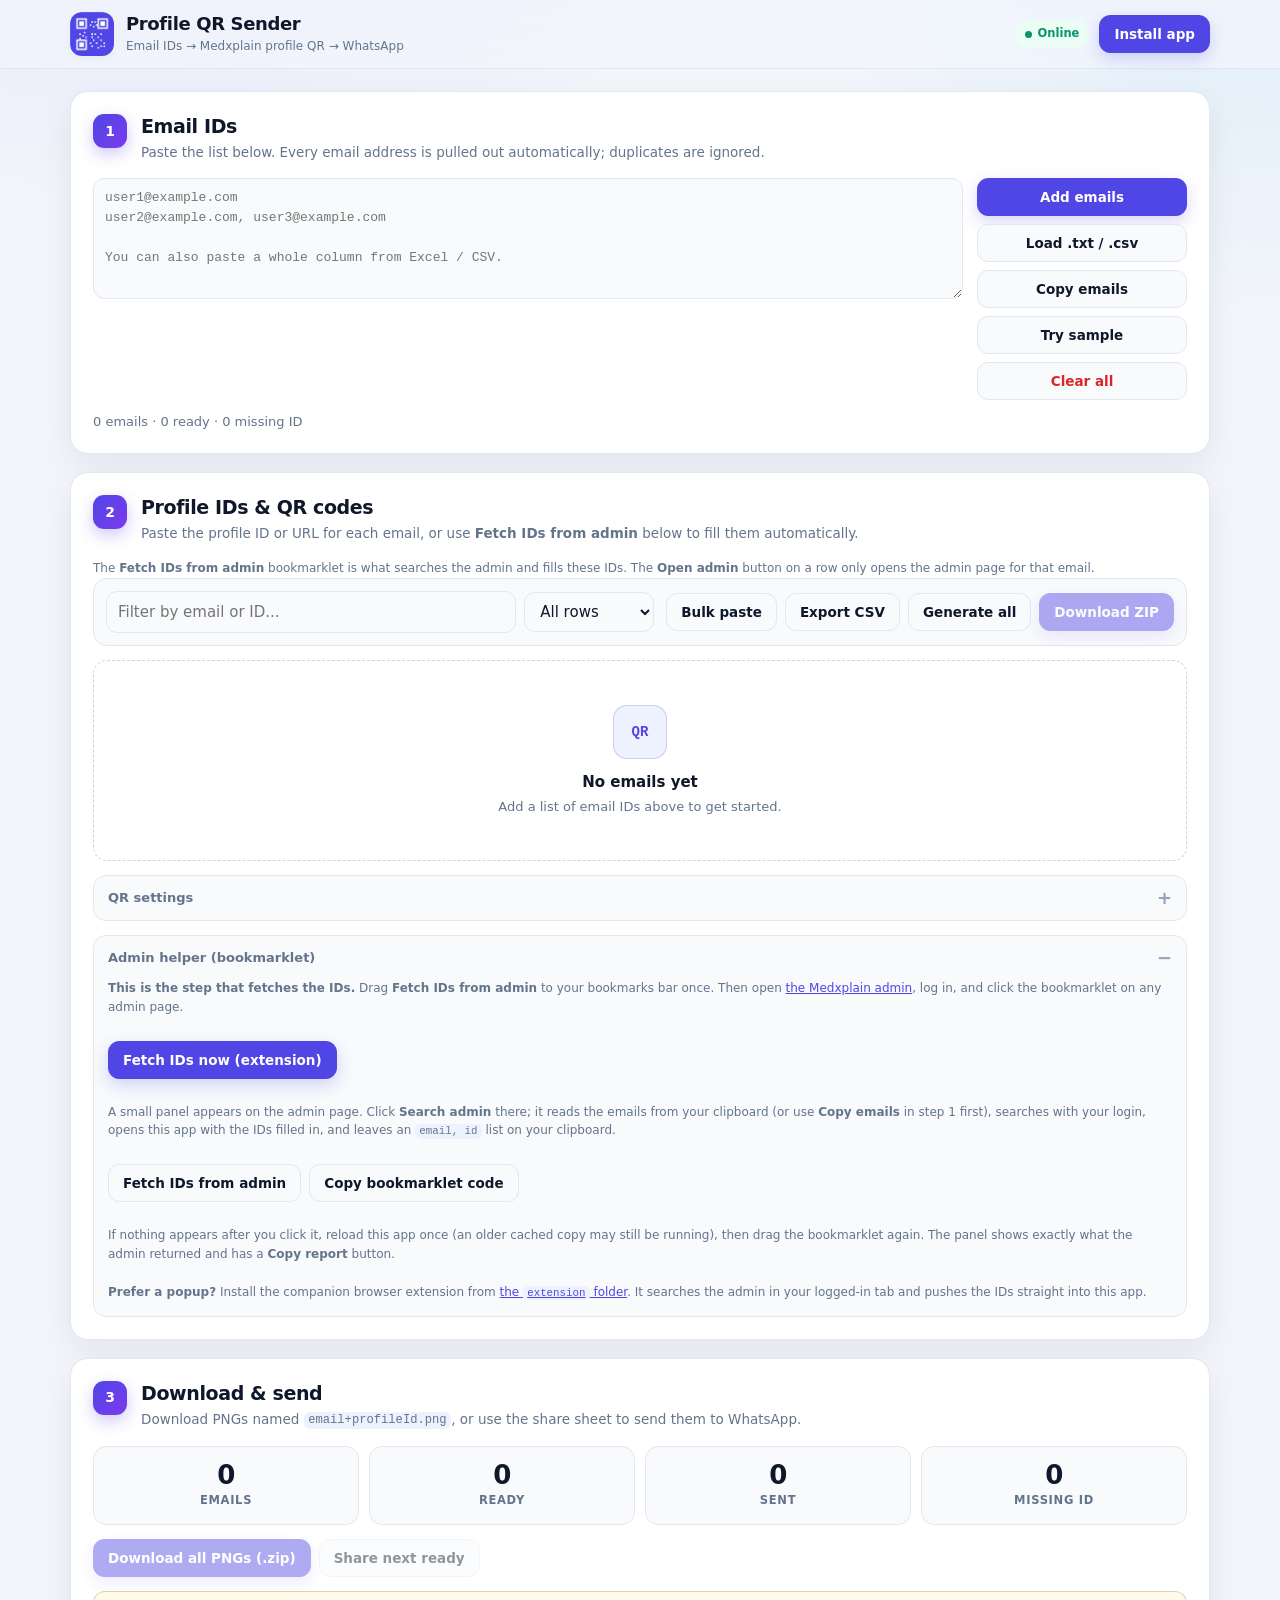
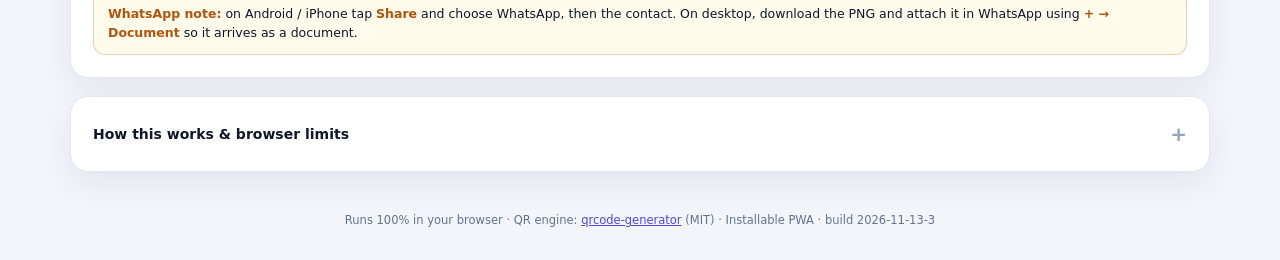
<file: index.html>
<!DOCTYPE html>
<html lang="en">
<head>
<meta charset="UTF-8">
<meta name="viewport" content="width=device-width, initial-scale=1, viewport-fit=cover">
<title>Profile QR Sender</title>
<meta name="application-name" content="Profile QR Sender">
<meta name="description" content="Turn a list of email IDs into Medxplain profile QR codes named email+profileId, ready to download or share on WhatsApp.">
<meta name="theme-color" content="#4f46e5">
<meta name="color-scheme" content="light dark">
<link rel="manifest" href="manifest.webmanifest">
<link rel="icon" href="icons/favicon-32.png" sizes="32x32" type="image/png">
<link rel="apple-touch-icon" href="icons/apple-touch-icon.png">
<link rel="stylesheet" href="css/app.css">
</head>
<body>
<header class="topbar">
  <div class="wrap topbar-inner">
    <div class="brand">
      <img class="logo" src="icons/icon-192.png" alt="" width="44" height="44">
      <div class="brand-text">
        <h1>Profile QR Sender</h1>
        <p>Email IDs &rarr; Medxplain profile QR &rarr; WhatsApp</p>
      </div>
    </div>
    <div class="top-actions">
      <span id="netBadge" class="badge badge-ok" title="Network status">Online</span>
      <button id="installBtn" class="btn btn-primary" type="button" hidden>Install app</button>
    </div>
  </div>
</header>

<main class="wrap">
  <!-- ============================================================ 1 -->
  <section class="card" aria-labelledby="step1Title">
    <div class="step-head">
      <div class="step-num" aria-hidden="true">1</div>
      <div>
        <h2 id="step1Title">Email IDs</h2>
        <p>Paste the list below. Every email address is pulled out automatically; duplicates are ignored.</p>
      </div>
    </div>

    <div class="email-grid">
      <textarea id="emailInput" rows="5" spellcheck="false"
        placeholder="user1@example.com&#10;user2@example.com, user3@example.com&#10;&#10;You can also paste a whole column from Excel / CSV."></textarea>
      <div class="email-actions">
        <button id="addEmailsBtn" class="btn btn-primary" type="button">Add emails</button>
        <label class="btn btn-ghost file-btn">
          <input id="emailFile" type="file" accept=".txt,.csv,.tsv,text/plain,text/csv,text/tab-separated-values" hidden>
          Load .txt / .csv
        </label>
        <button id="copyEmailsBtn" class="btn btn-ghost" type="button">Copy emails</button>
        <button id="sampleBtn" class="btn btn-ghost" type="button">Try sample</button>
        <button id="clearEmailsBtn" class="btn btn-ghost btn-danger-ghost" type="button">Clear all</button>
      </div>
    </div>

    <p id="emailStats" class="stats" aria-live="polite">0 emails</p>
  </section>

  <!-- ============================================================ 2 -->
  <section class="card" aria-labelledby="step2Title">
    <div class="step-head">
      <div class="step-num" aria-hidden="true">2</div>
      <div>
        <h2 id="step2Title">Profile IDs &amp; QR codes</h2>
        <p>Paste the profile ID or URL for each email, or use <strong>Fetch IDs from admin</strong> below to fill them automatically.</p>
      </div>
    </div>

    <p class="hint">
      The <strong>Fetch IDs from admin</strong> bookmarklet is what searches the admin and fills these IDs.
      The <strong>Open admin</strong> button on a row only opens the admin page for that email.
    </p>

    <div class="toolbar">
      <div class="toolbar-left">
        <input id="filterInput" type="search" placeholder="Filter by email or ID..." autocomplete="off">
        <select id="statusFilter" aria-label="Filter by status">
          <option value="all">All rows</option>
          <option value="ready">Ready</option>
          <option value="missing">Missing ID</option>
          <option value="sent">Sent</option>
        </select>
      </div>
      <div class="toolbar-right">
        <button id="pasteBtn" class="btn btn-ghost" type="button">Bulk paste</button>
        <button id="exportCsvBtn" class="btn btn-ghost" type="button">Export CSV</button>
        <button id="generateAllBtn" class="btn btn-ghost" type="button">Generate all</button>
        <button id="downloadZipBtn" class="btn btn-primary" type="button" disabled>Download ZIP</button>
      </div>
    </div>

    <div id="profileList" class="profile-list" aria-live="polite"></div>
    <div id="emptyState" class="empty-state">
      <div class="empty-icon" aria-hidden="true">QR</div>
      <h3>No emails yet</h3>
      <p>Add a list of email IDs above to get started.</p>
    </div>

    <details class="settings">
      <summary>QR settings</summary>
      <div class="settings-grid">
        <label class="field">
          <span>Profile URL base</span>
          <input id="baseUrl" type="url" value="https://medxplain.eremedium.in/medxplain/" spellcheck="false">
        </label>
        <label class="field">
          <span>PNG size</span>
          <select id="qrSize">
            <option value="256">256 &times; 256</option>
            <option value="500" selected>500 &times; 500</option>
            <option value="512">512 &times; 512</option>
            <option value="1024">1024 &times; 1024</option>
            <option value="2048">2048 &times; 2048</option>
          </select>
        </label>
        <label class="field">
          <span>Error correction</span>
          <select id="qrEcl">
            <option value="L">Low (7%)</option>
            <option value="M">Medium (15%)</option>
            <option value="Q" selected>Quartile (25%)</option>
            <option value="H">High (30%)</option>
          </select>
        </label>
        <label class="field">
          <span>Quiet zone <output id="qrMarginOut">2</output></span>
          <input id="qrMargin" type="range" min="0" max="8" step="1" value="2">
        </label>
      </div>
      <p class="hint">Defaults match <a href="https://rsharmaeremedium.github.io/QR-EREMEDIUM/" target="_blank" rel="noopener">QR-EREMEDIUM</a>:
        PNG 500 &times; 500, Quartile (25%), quiet zone 2, square modules, black on white.
        File name pattern: <code>{email}+{profileId}.png</code> &middot; the QR encodes the profile URL.</p>
    </details>

    <details class="settings" open>
      <summary>Admin helper (bookmarklet)</summary>
      <p class="hint">
        <strong>This is the step that fetches the IDs.</strong> Drag <strong>Fetch IDs from admin</strong> to your
        bookmarks bar once. Then open <a href="https://medxplain.eremedium.in/admin/" target="_blank" rel="noopener">the Medxplain admin</a>,
        log in, and click the bookmarklet on any admin page.
      </p>
      <div class="bookmarklet-row">
        <button id="extensionFetchBtn" class="btn btn-primary" type="button" hidden>Fetch IDs now (extension)</button>
        <span id="extensionStatus" class="hint" hidden></span>
      </div>
      <p class="hint">
        A small panel appears on the admin page. Click <strong>Search admin</strong> there; it reads the emails from
        your clipboard (or use <strong>Copy emails</strong> in step 1 first), searches with your login, opens this app
        with the IDs filled in, and leaves an <code>email, id</code> list on your clipboard.
      </p>
      <div class="bookmarklet-row">
        <a id="bookmarkletLink" class="btn btn-ghost" href="#" draggable="true">Fetch IDs from admin</a>
        <button id="copyBookmarkletBtn" class="btn btn-ghost" type="button">Copy bookmarklet code</button>
      </div>
      <p class="hint">
        If nothing appears after you click it, reload this app once (an older cached copy may still be running), then
        drag the bookmarklet again. The panel shows exactly what the admin returned and has a <strong>Copy report</strong> button.
      </p>
      <p class="hint">
        <strong>Prefer a popup?</strong> Install the companion browser extension from
        <a href="https://github.com/rsharmaeremedium/profile-qr-sender/tree/main/extension" target="_blank" rel="noopener">the <code>extension</code> folder</a>.
        It searches the admin in your logged-in tab and pushes the IDs straight into this app.
      </p>
    </details>
  </section>

  <!-- ============================================================ 3 -->
  <section class="card" aria-labelledby="step3Title">
    <div class="step-head">
      <div class="step-num" aria-hidden="true">3</div>
      <div>
        <h2 id="step3Title">Download &amp; send</h2>
        <p>Download PNGs named <code>email+profileId.png</code>, or use the share sheet to send them to WhatsApp.</p>
      </div>
    </div>

    <div class="send-grid">
      <div class="send-stat"><strong id="statTotal">0</strong><span>emails</span></div>
      <div class="send-stat"><strong id="statReady">0</strong><span>ready</span></div>
      <div class="send-stat"><strong id="statSent">0</strong><span>sent</span></div>
      <div class="send-stat"><strong id="statMissing">0</strong><span>missing ID</span></div>
    </div>

    <div class="send-actions">
      <button id="downloadZipBtn2" class="btn btn-primary" type="button" disabled>Download all PNGs (.zip)</button>
      <button id="shareNextBtn" class="btn btn-ghost" type="button" disabled>Share next ready</button>
    </div>

    <div class="notice">
      <strong>WhatsApp note:</strong> on Android / iPhone tap <strong>Share</strong> and choose WhatsApp, then the contact.
      On desktop, download the PNG and attach it in WhatsApp using <strong>+ &rarr; Document</strong> so it arrives as a document.
    </div>
  </section>

  <!-- ============================================================ help -->
  <details class="card help-card">
    <summary>How this works &amp; browser limits</summary>
    <ol>
      <li>Add the email IDs in step 1. The app extracts every valid address and removes duplicates.</li>
      <li>Log in to the Medxplain admin, click <strong>Copy emails</strong> in step 1, then run
        <strong>Fetch IDs from admin</strong> on any admin page. The app opens with every profile ID filled in.
        (The companion browser extension does the same from a popup.)</li>
      <li>If an ID is missing, paste the profile URL or the bare numeric ID into that row.
        The app converts it to <code>https://medxplain.eremedium.in/medxplain/&lt;id&gt;/</code>.</li>
      <li>Click <strong>Open</strong> to confirm the profile URL loads, then download the PNG or tap <strong>Share</strong>.</li>
    </ol>
    <p class="hint">
      <strong>Why the extra click?</strong> The admin is login-protected and on a different origin. A browser PWA is not allowed to read
      that page's HTML by itself, so the lookup runs in the admin tab (bookmarklet or extension) using your login, then hands the
      IDs to this app. Everything after that &mdash; URL building, QR generation, file naming, ZIP export and sharing &mdash; runs
      locally. No data is uploaded anywhere.
    </p>
  </details>
</main>

<footer class="footer wrap">
  <p>Runs 100% in your browser &middot; QR engine: <a href="https://github.com/kazuhikoarase/qrcode-generator" target="_blank" rel="noopener">qrcode-generator</a> (MIT) &middot; Installable PWA &middot; <span id="buildTag">build</span></p>
</footer>

<!-- ============================================================== bulk paste -->
<dialog id="pasteDialog" class="dialog">
  <form method="dialog" class="dialog-inner" id="pasteForm">
    <div class="dialog-head">
      <h2>Bulk paste</h2>
      <button class="icon-btn" value="cancel" aria-label="Close" type="submit">&times;</button>
    </div>

    <div class="tabs" role="tablist" aria-label="Bulk paste mode">
      <button type="button" class="tab active" data-mode="pairs" role="tab" aria-selected="true">Email + ID / URL</button>
      <button type="button" class="tab" data-mode="ordered" role="tab" aria-selected="false">IDs / URLs in order</button>
    </div>

    <div id="pairsPane">
      <p class="hint">One per line: <code>email, profile id or URL</code>. Comma, tab, semicolon or pipe all work.
        Unknown emails are added automatically.</p>
      <textarea id="pairsInput" rows="10" spellcheck="false"
        placeholder="user1@example.com, 12345&#10;user2@example.com, https://medxplain.eremedium.in/medxplain/67890/&#10;user3@example.com+24680"></textarea>
    </div>

    <div id="orderedPane" hidden>
      <p class="hint">One ID or URL per line. Values are applied to the rows currently visible below, in order.</p>
      <label class="check"><input id="onlyEmpty" type="checkbox" checked> Only fill rows without an ID</label>
      <textarea id="orderedInput" rows="10" spellcheck="false"
        placeholder="12345&#10;https://medxplain.eremedium.in/medxplain/67890/&#10;24680"></textarea>
    </div>

    <p id="pasteError" class="form-error" role="alert" hidden></p>

    <div class="dialog-actions">
      <button class="btn btn-ghost" value="cancel" type="submit">Cancel</button>
      <button id="applyPasteBtn" class="btn btn-primary" type="button">Apply</button>
    </div>
  </form>
</dialog>

<!-- ============================================================== share fallback -->
<dialog id="shareDialog" class="dialog">
  <div class="dialog-inner">
    <div class="dialog-head">
      <h2>Share QR</h2>
      <button class="icon-btn" id="shareCloseBtn" type="button" aria-label="Close">&times;</button>
    </div>
    <div class="share-preview">
      <canvas id="shareCanvas" width="220" height="220" aria-label="QR code preview"></canvas>
    </div>
    <p id="shareText" class="share-text"></p>
    <div class="dialog-actions wrap-actions">
      <button id="shareNativeBtn" class="btn btn-primary" type="button">Share file...</button>
      <button id="shareDownloadBtn" class="btn btn-ghost" type="button">Download PNG</button>
      <button id="shareWhatsappBtn" class="btn btn-ghost" type="button">Open WhatsApp</button>
      <a id="shareWaLink" class="btn btn-ghost" href="#" target="_blank" rel="noopener">Send link instead</a>
    </div>
    <p class="hint">If WhatsApp opens without the file, attach the downloaded PNG using <strong>+ &rarr; Document</strong>.</p>
  </div>
</dialog>

<div id="toast" class="toast" role="status" aria-live="polite"></div>

<script src="vendor/qrcode.js"></script>
<script src="js/zip.js"></script>
<script src="js/app.js"></script>
</body>
</html>
</file>
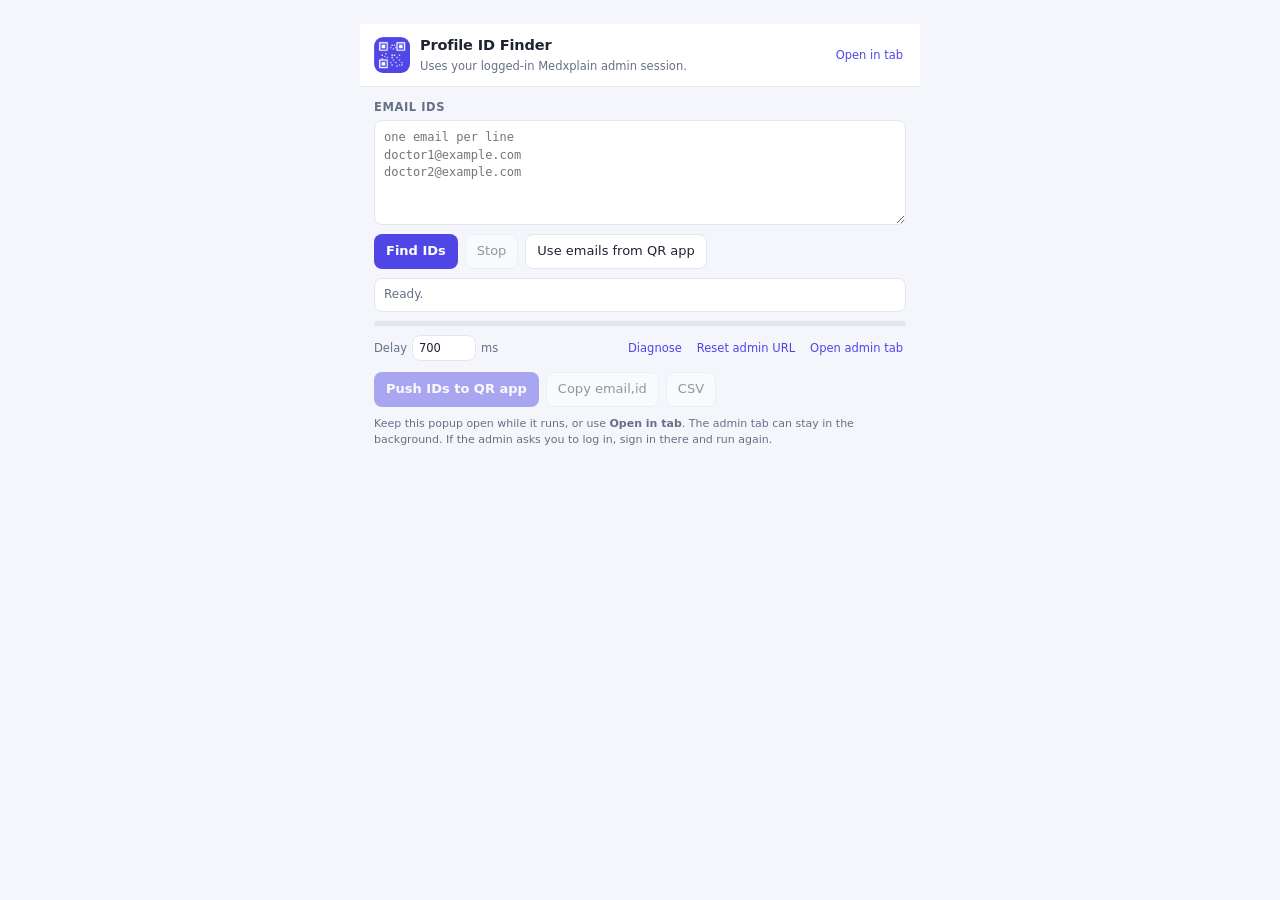
<file: extension/popup.html>
<!DOCTYPE html>
<html lang="en">
<head>
<meta charset="utf-8">
<meta name="viewport" content="width=device-width, initial-scale=1">
<title>Medxplain Profile ID Finder</title>
<link rel="stylesheet" href="popup.css">
</head>
<body>
<header>
  <img src="icons/icon-192.png" alt="">
  <div class="titles">
    <h1>Profile ID Finder</h1>
    <p>Uses your logged-in Medxplain admin session.</p>
  </div>
  <button id="openTabBtn" class="link" type="button" title="Open in a full tab">Open in tab</button>
</header>

<main>
  <label class="field">
    <span>Email IDs</span>
    <textarea id="emails" rows="5" spellcheck="false"
      placeholder="one email per line&#10;doctor1@example.com&#10;doctor2@example.com"></textarea>
  </label>

  <div class="row">
    <button id="findBtn" class="primary" type="button">Find IDs</button>
    <button id="stopBtn" class="ghost" type="button" disabled>Stop</button>
    <button id="useAppBtn" class="ghost" type="button">Use emails from QR app</button>
  </div>

  <div id="status" class="status info">Ready.</div>
  <div class="progress"><div id="bar"></div></div>

  <div class="row small">
    <label class="delay">Delay
      <input id="delay" type="number" min="200" max="5000" step="100" value="700"> ms
    </label>
    <span class="small-actions">
      <button id="diagnoseBtn" class="link" type="button">Diagnose</button>
      <button id="resetAdminBtn" class="link" type="button">Reset admin URL</button>
      <button id="openAdminBtn" class="link" type="button">Open admin tab</button>
    </span>
  </div>

  <pre id="diagnostics" class="diagnostics" hidden></pre>

  <section id="resultsWrap" hidden>
    <div class="results-head">
      <h2>Results <span id="count"></span></h2>
      <button id="clearResultsBtn" class="link" type="button">Clear</button>
    </div>
    <div id="results" class="results"></div>
  </section>

  <div class="row actions">
    <button id="pushBtn" class="primary" type="button" disabled>Push IDs to QR app</button>
    <button id="copyBtn" class="ghost" type="button" disabled>Copy email,id</button>
    <button id="csvBtn" class="ghost" type="button" disabled>CSV</button>
  </div>

  <p class="note">
    Keep this popup open while it runs, or use <strong>Open in tab</strong>.
    The admin tab can stay in the background. If the admin asks you to log in,
    sign in there and run again.
  </p>
</main>

<script src="popup.js"></script>
</body>
</html>
</file>
<file: css/app.css>
/* ============================================================ tokens */
:root {
  color-scheme: light dark;
  --bg: #f3f5fb;
  --bg-glow: rgba(99, 102, 241, .12);
  --panel: #ffffff;
  --panel-2: #f8fafc;
  --panel-3: #eef2ff;
  --text: #0f172a;
  --muted: #64748b;
  --faint: #94a3b8;
  --border: #e2e8f0;
  --border-strong: #cbd5e1;
  --accent: #4f46e5;
  --accent-hover: #4338ca;
  --accent-soft: #eef2ff;
  --ok: #059669;
  --ok-soft: #ecfdf5;
  --warn: #b45309;
  --warn-soft: #fffbeb;
  --danger: #dc2626;
  --danger-soft: #fef2f2;
  --shadow: 0 12px 34px rgba(15, 23, 42, .07);
  --shadow-sm: 0 2px 8px rgba(15, 23, 42, .05);
  --radius: 18px;
  --radius-sm: 11px;
  --focus: 0 0 0 3px rgba(79, 70, 229, .28);
  --mono: ui-monospace, SFMono-Regular, Menlo, Consolas, "Liberation Mono", monospace;
}

@media (prefers-color-scheme: dark) {
  :root {
    --bg: #080d19;
    --bg-glow: rgba(99, 102, 241, .18);
    --panel: #111a2e;
    --panel-2: #0d1526;
    --panel-3: #17213a;
    --text: #e5edf8;
    --muted: #94a3b8;
    --faint: #64748b;
    --border: #1e2b45;
    --border-strong: #334155;
    --accent: #6366f1;
    --accent-hover: #818cf8;
    --accent-soft: #1b2450;
    --ok: #34d399;
    --ok-soft: #052e24;
    --warn: #fbbf24;
    --warn-soft: #33260a;
    --danger: #f87171;
    --danger-soft: #3b1116;
    --shadow: 0 14px 40px rgba(0, 0, 0, .42);
    --shadow-sm: 0 2px 10px rgba(0, 0, 0, .28);
    --focus: 0 0 0 3px rgba(129, 140, 248, .34);
  }
}

/* ============================================================ reset */
*,
*::before,
*::after { box-sizing: border-box; }

html { -webkit-text-size-adjust: 100%; }

body {
  margin: 0;
  min-height: 100vh;
  font-family: Inter, ui-sans-serif, system-ui, -apple-system, "Segoe UI", Roboto, Arial, sans-serif;
  font-size: 15px;
  line-height: 1.5;
  color: var(--text);
  background:
    radial-gradient(900px 500px at 10% -8%, var(--bg-glow), transparent 70%),
    radial-gradient(700px 500px at 100% 0%, rgba(14, 165, 233, .08), transparent 65%),
    var(--bg);
}

h1, h2, h3, p { margin: 0; }

button, input, textarea, select { font: inherit; color: inherit; }

button { cursor: pointer; }

a { color: var(--accent); }

code {
  font-family: var(--mono);
  font-size: .9em;
  padding: .12em .38em;
  border-radius: 6px;
  background: var(--panel-3);
  word-break: break-word;
}

:focus-visible {
  outline: none;
  box-shadow: var(--focus);
}

/* ============================================================ layout */
.wrap {
  width: min(1180px, 100%);
  margin-inline: auto;
  padding-inline: 20px;
}

main.wrap {
  padding-block: 22px 40px;
  display: grid;
  gap: 18px;
}

.topbar {
  position: sticky;
  top: 0;
  z-index: 20;
  background: color-mix(in srgb, var(--bg) 78%, transparent);
  backdrop-filter: blur(14px) saturate(140%);
  border-bottom: 1px solid var(--border);
}

.topbar-inner {
  min-height: 68px;
  display: flex;
  align-items: center;
  justify-content: space-between;
  gap: 16px;
}

.brand {
  display: flex;
  align-items: center;
  gap: 12px;
  min-width: 0;
}

.logo {
  width: 44px;
  height: 44px;
  border-radius: 12px;
  box-shadow: var(--shadow-sm);
  flex: none;
}

.brand-text { min-width: 0; }

.brand h1 {
  font-size: 18px;
  line-height: 1.2;
  letter-spacing: -.02em;
  white-space: nowrap;
  overflow: hidden;
  text-overflow: ellipsis;
}

.brand p {
  margin-top: 2px;
  font-size: 12px;
  color: var(--muted);
  white-space: nowrap;
  overflow: hidden;
  text-overflow: ellipsis;
}

.top-actions {
  display: flex;
  align-items: center;
  gap: 10px;
  flex: none;
}

/* ============================================================ cards */
.card {
  background: var(--panel);
  border: 1px solid var(--border);
  border-radius: var(--radius);
  padding: 22px;
  box-shadow: var(--shadow);
}

.step-head {
  display: flex;
  align-items: flex-start;
  gap: 14px;
  margin-bottom: 16px;
}

.step-num {
  width: 34px;
  height: 34px;
  border-radius: 11px;
  display: grid;
  place-items: center;
  font-weight: 700;
  font-size: 14px;
  color: #fff;
  background: linear-gradient(135deg, var(--accent), #7c3aed);
  box-shadow: 0 6px 16px rgba(79, 70, 229, .28);
  flex: none;
}

.step-head h2 {
  font-size: 19px;
  line-height: 1.3;
  letter-spacing: -.02em;
}

.step-head p {
  margin-top: 3px;
  color: var(--muted);
  font-size: 13.5px;
}

/* ============================================================ controls */
.btn {
  display: inline-flex;
  align-items: center;
  justify-content: center;
  gap: 7px;
  min-height: 38px;
  padding: 8px 14px;
  border-radius: var(--radius-sm);
  border: 1px solid transparent;
  background: transparent;
  color: var(--text);
  font-size: 13.5px;
  font-weight: 600;
  line-height: 1.2;
  text-decoration: none;
  white-space: nowrap;
  transition: background .16s ease, border-color .16s ease, color .16s ease, transform .06s ease;
  user-select: none;
}

.btn:active { transform: translateY(1px); }

.btn:disabled {
  opacity: .45;
  cursor: not-allowed;
  transform: none;
}

.btn-primary {
  color: #fff;
  background: var(--accent);
  border-color: var(--accent);
  box-shadow: 0 6px 16px rgba(79, 70, 229, .22);
}

.btn-primary:hover:not(:disabled) { background: var(--accent-hover); border-color: var(--accent-hover); }

.btn-ghost {
  background: var(--panel-2);
  border-color: var(--border);
  color: var(--text);
}

.btn-ghost:hover:not(:disabled) {
  background: var(--panel-3);
  border-color: var(--border-strong);
}

.btn-danger-ghost { color: var(--danger); }

.btn-sm {
  min-height: 32px;
  padding: 6px 10px;
  font-size: 12.5px;
  border-radius: 9px;
}

.icon-btn {
  width: 30px;
  height: 30px;
  display: inline-grid;
  place-items: center;
  border-radius: 8px;
  border: 1px solid transparent;
  background: transparent;
  color: var(--muted);
  font-size: 17px;
  line-height: 1;
  flex: none;
}

.icon-btn:hover {
  color: var(--text);
  background: var(--panel-3);
  border-color: var(--border);
}

input[type="search"],
input[type="url"],
input[type="text"],
select,
textarea {
  width: 100%;
  border: 1px solid var(--border);
  border-radius: var(--radius-sm);
  background: var(--panel-2);
  color: var(--text);
  padding: 9px 11px;
  outline: none;
  transition: border-color .16s ease, box-shadow .16s ease, background .16s ease;
}

input[type="search"]:focus,
input[type="url"]:focus,
input[type="text"]:focus,
select:focus,
textarea:focus {
  border-color: var(--accent);
  box-shadow: var(--focus);
  background: var(--panel);
}

textarea {
  resize: vertical;
  min-height: 110px;
  font-family: var(--mono);
  font-size: 13px;
  line-height: 1.55;
}

select { cursor: pointer; }

input[type="range"] {
  accent-color: var(--accent);
  padding: 0;
  border: 0;
  background: transparent;
}

/* ============================================================ step 1 */
.email-grid {
  display: grid;
  grid-template-columns: minmax(0, 1fr) 210px;
  gap: 14px;
  align-items: start;
}

.email-actions {
  display: flex;
  flex-direction: column;
  gap: 8px;
}

.email-actions .btn { width: 100%; }

.file-btn { position: relative; overflow: hidden; }

.stats {
  margin-top: 12px;
  color: var(--muted);
  font-size: 13px;
  font-variant-numeric: tabular-nums;
}

/* ============================================================ step 2 toolbar */
.toolbar {
  display: flex;
  align-items: center;
  justify-content: space-between;
  gap: 12px;
  flex-wrap: wrap;
  padding: 12px;
  border: 1px solid var(--border);
  background: var(--panel-2);
  border-radius: 14px;
  margin-bottom: 14px;
}

.toolbar-left,
.toolbar-right {
  display: flex;
  align-items: center;
  gap: 8px;
  flex-wrap: wrap;
}

.toolbar-left { flex: 1 1 320px; }

.toolbar-left input[type="search"] { flex: 1 1 190px; min-width: 150px; }

.toolbar-left select { width: auto; min-width: 130px; }

/* ============================================================ profile cards */
.profile-list {
  display: grid;
  gap: 10px;
}

.profile-card {
  display: grid;
  grid-template-columns: minmax(0, 1fr) 148px;
  gap: 16px;
  padding: 14px;
  border: 1px solid var(--border);
  border-radius: 14px;
  background: var(--panel-2);
  transition: border-color .16s ease, box-shadow .16s ease;
}

.profile-card:hover {
  border-color: var(--border-strong);
  box-shadow: var(--shadow-sm);
}

.profile-card.is-ready { border-left: 3px solid var(--ok); }
.profile-card.is-missing { border-left: 3px solid var(--border-strong); }
.profile-card.is-sent { opacity: .72; }

.pc-main { min-width: 0; }

.pc-top {
  display: flex;
  align-items: center;
  gap: 8px;
  flex-wrap: wrap;
}

.pc-index {
  font-family: var(--mono);
  font-size: 11px;
  color: var(--faint);
  min-width: 22px;
}

.pc-email {
  font-family: var(--mono);
  font-size: 13.5px;
  font-weight: 600;
  word-break: break-all;
  min-width: 0;
}

.status-pill {
  display: inline-flex;
  align-items: center;
  gap: 5px;
  padding: 2px 8px;
  border-radius: 999px;
  font-size: 11px;
  font-weight: 700;
  letter-spacing: .01em;
  white-space: nowrap;
}

.status-pill::before {
  content: "";
  width: 6px;
  height: 6px;
  border-radius: 50%;
  background: currentColor;
}

.status-pill.missing { color: var(--muted); background: var(--panel-3); }
.status-pill.ready { color: var(--ok); background: var(--ok-soft); }
.status-pill.sent { color: var(--accent); background: var(--accent-soft); }

.pc-controls {
  display: flex;
  gap: 7px;
  flex-wrap: wrap;
  margin-top: 10px;
}

.id-input {
  flex: 1 1 250px;
  min-width: 170px;
  font-family: var(--mono);
  font-size: 12.5px;
}

.id-input.has-error {
  border-color: var(--danger);
  box-shadow: 0 0 0 3px color-mix(in srgb, var(--danger) 16%, transparent);
}

.pc-meta {
  display: flex;
  align-items: baseline;
  justify-content: space-between;
  gap: 10px;
  flex-wrap: wrap;
  margin-top: 8px;
  font-size: 11.5px;
  color: var(--muted);
}

.filename {
  font-family: var(--mono);
  word-break: break-all;
}

.filename.is-error { color: var(--danger); }

.link-btn {
  border: 0;
  background: transparent;
  padding: 0;
  color: var(--accent);
  font-size: 11.5px;
  font-weight: 600;
  text-decoration: underline;
  text-underline-offset: 2px;
}

.link-btn:disabled { color: var(--faint); text-decoration: none; cursor: not-allowed; }

.pc-qr {
  display: flex;
  flex-direction: column;
  align-items: center;
  justify-content: center;
  gap: 7px;
}

.qr-frame {
  width: 112px;
  height: 112px;
  display: grid;
  place-items: center;
  padding: 6px;
  border: 1px solid var(--border);
  border-radius: 12px;
  background: #fff;
  overflow: hidden;
}

.qr-thumb {
  width: 100%;
  height: 100%;
  display: none;
  image-rendering: pixelated;
}

.qr-frame.ready .qr-thumb { display: block; }
.qr-frame.ready .qr-placeholder { display: none; }

.qr-placeholder {
  font-size: 10.5px;
  line-height: 1.3;
  color: #94a3b8;
  text-align: center;
  padding: 4px;
}

.qr-actions { display: flex; gap: 6px; }

.qr-actions .btn { min-height: 30px; padding: 5px 9px; font-size: 12px; }

.sent-check {
  display: inline-flex;
  align-items: center;
  gap: 6px;
  font-size: 11.5px;
  color: var(--muted);
  cursor: pointer;
  user-select: none;
}

.sent-check input { accent-color: var(--accent); width: 15px; height: 15px; }

/* ============================================================ empty state */
.empty-state {
  display: none;
  text-align: center;
  padding: 44px 20px;
  border: 1px dashed var(--border-strong);
  border-radius: 14px;
  color: var(--muted);
}

.empty-state.show { display: block; }

.empty-icon {
  width: 54px;
  height: 54px;
  margin: 0 auto 12px;
  border-radius: 14px;
  display: grid;
  place-items: center;
  font-family: var(--mono);
  font-weight: 700;
  font-size: 14px;
  color: var(--accent);
  background: var(--accent-soft);
  border: 1px solid color-mix(in srgb, var(--accent) 22%, transparent);
}

.empty-state h3 { font-size: 15px; color: var(--text); }
.empty-state p { margin-top: 3px; font-size: 13px; }

/* ============================================================ settings */
.settings {
  margin-top: 14px;
  border: 1px solid var(--border);
  border-radius: 13px;
  background: var(--panel-2);
  overflow: hidden;
}

.settings summary {
  padding: 12px 14px;
  cursor: pointer;
  font-size: 13px;
  font-weight: 650;
  color: var(--muted);
  user-select: none;
  list-style: none;
  display: flex;
  align-items: center;
  justify-content: space-between;
  gap: 10px;
}

.settings summary::-webkit-details-marker { display: none; }

.settings summary::after {
  content: "+";
  font-size: 18px;
  line-height: 1;
  color: var(--faint);
}

.settings[open] summary::after { content: "\2212"; }

.settings > *:not(summary) { padding: 0 14px 14px; }

.settings-grid {
  display: grid;
  grid-template-columns: repeat(auto-fit, minmax(210px, 1fr));
  gap: 12px;
}

.field { display: grid; gap: 6px; font-size: 12px; color: var(--muted); }
.field > span { font-weight: 600; }
.field output { font-family: var(--mono); color: var(--text); }

.hint {
  font-size: 12px;
  color: var(--muted);
  line-height: 1.55;
}

.hint + .hint { margin-top: 6px; }

.bookmarklet-row {
  display: flex;
  gap: 8px;
  flex-wrap: wrap;
  margin: 10px 0;
}

/* ============================================================ step 3 */
.send-grid {
  display: grid;
  grid-template-columns: repeat(4, minmax(0, 1fr));
  gap: 10px;
  margin-bottom: 14px;
}

.send-stat {
  padding: 14px;
  border: 1px solid var(--border);
  border-radius: 13px;
  background: var(--panel-2);
  text-align: center;
}

.send-stat strong {
  display: block;
  font-size: 26px;
  line-height: 1.1;
  letter-spacing: -.03em;
  font-variant-numeric: tabular-nums;
}

.send-stat span {
  display: block;
  margin-top: 3px;
  font-size: 11.5px;
  color: var(--muted);
  text-transform: uppercase;
  letter-spacing: .06em;
  font-weight: 650;
}

.send-actions {
  display: flex;
  gap: 8px;
  flex-wrap: wrap;
}

.notice {
  margin-top: 14px;
  padding: 12px 14px;
  border: 1px solid color-mix(in srgb, var(--warn) 26%, transparent);
  background: var(--warn-soft);
  border-radius: 12px;
  font-size: 12.5px;
  line-height: 1.55;
  color: var(--text);
}

.notice strong { color: var(--warn); }

/* ============================================================ help */
.help-card summary {
  cursor: pointer;
  font-weight: 700;
  font-size: 14px;
  list-style: none;
  display: flex;
  align-items: center;
  justify-content: space-between;
  gap: 10px;
}

.help-card summary::-webkit-details-marker { display: none; }
.help-card summary::after { content: "+"; font-size: 20px; color: var(--faint); }
.help-card[open] summary::after { content: "\2212"; }

.help-card ol {
  margin: 14px 0 0;
  padding-left: 20px;
  display: grid;
  gap: 7px;
  font-size: 13px;
  color: var(--muted);
}

.help-card .hint { margin-top: 12px; }

/* ============================================================ footer */
.footer {
  padding-block: 0 30px;
  font-size: 11.5px;
  color: var(--muted);
  text-align: center;
}

/* ============================================================ dialogs */
.dialog {
  width: min(640px, calc(100vw - 28px));
  max-height: calc(100vh - 28px);
  padding: 0;
  border: 1px solid var(--border);
  border-radius: 20px;
  background: var(--panel);
  color: var(--text);
  box-shadow: 0 30px 90px rgba(2, 6, 23, .38);
  overflow: auto;
}

.dialog::backdrop {
  background: rgba(2, 6, 23, .58);
  backdrop-filter: blur(4px);
}

.dialog-inner { padding: 20px; }

.dialog-head {
  display: flex;
  align-items: center;
  justify-content: space-between;
  gap: 12px;
}

.dialog-head h2 {
  font-size: 18px;
  letter-spacing: -.02em;
}

.dialog-actions {
  display: flex;
  justify-content: flex-end;
  gap: 8px;
  margin-top: 16px;
}

.wrap-actions { justify-content: flex-start; flex-wrap: wrap; }

.tabs {
  display: flex;
  gap: 4px;
  padding: 4px;
  margin: 14px 0;
  border-radius: 12px;
  background: var(--panel-2);
  border: 1px solid var(--border);
}

.tab {
  flex: 1;
  border: 0;
  border-radius: 9px;
  padding: 8px 10px;
  background: transparent;
  color: var(--muted);
  font-size: 12.5px;
  font-weight: 650;
}

.tab.active {
  background: var(--panel);
  color: var(--text);
  box-shadow: var(--shadow-sm);
}

.check {
  display: inline-flex;
  align-items: center;
  gap: 7px;
  margin: 8px 0 10px;
  font-size: 12.5px;
  color: var(--muted);
  cursor: pointer;
}

.check input { accent-color: var(--accent); width: 16px; height: 16px; }

.form-error {
  margin-top: 10px;
  color: var(--danger);
  font-size: 12.5px;
  font-weight: 600;
}

.share-preview {
  display: grid;
  place-items: center;
  margin: 16px 0 12px;
}

#shareCanvas {
  width: 220px;
  height: 220px;
  background: #fff;
  border-radius: 14px;
  padding: 8px;
  border: 1px solid var(--border);
  image-rendering: pixelated;
}

.share-text {
  font-family: var(--mono);
  font-size: 12.5px;
  color: var(--muted);
  word-break: break-all;
  text-align: center;
  white-space: pre-line;
}

/* ============================================================ toast */
.toast {
  position: fixed;
  left: 50%;
  bottom: max(22px, env(safe-area-inset-bottom));
  z-index: 60;
  transform: translate(-50%, 18px);
  max-width: min(560px, calc(100vw - 32px));
  padding: 11px 16px;
  border-radius: 12px;
  background: #0f172a;
  color: #f8fafc;
  font-size: 13px;
  line-height: 1.4;
  box-shadow: 0 16px 40px rgba(2, 6, 23, .35);
  opacity: 0;
  pointer-events: none;
  transition: opacity .2s ease, transform .2s ease;
}

.toast.show { opacity: 1; transform: translate(-50%, 0); }
.toast.error { background: #7f1d1d; }
.toast.ok { background: #064e3b; }

/* ============================================================ badges */
.badge {
  display: inline-flex;
  align-items: center;
  gap: 6px;
  padding: 5px 10px;
  border-radius: 999px;
  font-size: 11.5px;
  font-weight: 700;
  white-space: nowrap;
}

.badge::before {
  content: "";
  width: 7px;
  height: 7px;
  border-radius: 50%;
  background: currentColor;
}

.badge-ok { color: var(--ok); background: var(--ok-soft); }
.badge-warn { color: var(--warn); background: var(--warn-soft); }

/* ============================================================ responsive */
@media (max-width: 820px) {
  .email-grid { grid-template-columns: 1fr; }
  .email-actions { flex-direction: row; flex-wrap: wrap; }
  .email-actions .btn { width: auto; flex: 1 1 140px; }
  .send-grid { grid-template-columns: repeat(2, minmax(0, 1fr)); }
}

@media (max-width: 700px) {
  .wrap { padding-inline: 14px; }
  main.wrap { padding-block: 16px 30px; gap: 14px; }
  .card { padding: 16px; border-radius: 15px; }
  .topbar-inner { min-height: 62px; }
  .brand p { display: none; }
  .brand h1 { font-size: 16px; }
  .logo { width: 38px; height: 38px; border-radius: 10px; }
  .top-actions .badge { display: none; }

  .toolbar { align-items: stretch; }
  .toolbar-left,
  .toolbar-right { width: 100%; }
  .toolbar-right .btn { flex: 1 1 auto; }

  .profile-card {
    grid-template-columns: 1fr;
    gap: 12px;
  }

  .pc-qr {
    flex-direction: row;
    align-items: center;
    justify-content: space-between;
    gap: 10px;
    border-top: 1px solid var(--border);
    padding-top: 10px;
  }

  .qr-frame { width: 96px; height: 96px; }
  .qr-actions { margin-left: auto; }
  .sent-check { flex: none; }

  .send-grid { gap: 8px; }
  .send-stat { padding: 11px 8px; }
  .send-stat strong { font-size: 22px; }
}

@media (max-width: 460px) {
  .step-head { gap: 10px; }
  .step-num { width: 30px; height: 30px; border-radius: 9px; font-size: 13px; }
  .step-head h2 { font-size: 17px; }
  .pc-controls .btn { flex: 1 1 auto; }
  .pc-controls .id-input { flex-basis: 100%; }
  .qr-frame { width: 86px; height: 86px; }
  .qr-actions { flex-direction: column; }
  .dialog-inner { padding: 16px; }
  .wrap-actions .btn { flex: 1 1 140px; }
}

@media (prefers-reduced-motion: reduce) {
  *, *::before, *::after { transition: none !important; animation: none !important; }
}
</file>
<file: extension/popup.css>
:root {
  --bg: #f5f6fb;
  --panel: #ffffff;
  --text: #1e2433;
  --muted: #667085;
  --line: #e2e6ef;
  --accent: #4f46e5;
  --accent-dark: #4338ca;
  --ok: #0f8a4d;
  --warn: #b45309;
  --err: #c62828;
  --radius: 10px;
  color-scheme: light dark;
}

@media (prefers-color-scheme: dark) {
  :root {
    --bg: #151823;
    --panel: #1d2130;
    --text: #e8eaf2;
    --muted: #9aa3b8;
    --line: #2c3245;
    --accent: #7c7cff;
    --accent-dark: #6a6af0;
    --ok: #4ade80;
    --warn: #fbbf24;
    --err: #f87171;
  }
}

* { box-sizing: border-box; }

html, body { margin: 0; }

body {
  width: 430px;
  min-height: 480px;
  font: 13px/1.45 system-ui, -apple-system, "Segoe UI", Roboto, sans-serif;
  color: var(--text);
  background: var(--bg);
}

header {
  display: flex;
  align-items: center;
  gap: 10px;
  padding: 11px 14px;
  background: var(--panel);
  border-bottom: 1px solid var(--line);
}

header img {
  width: 36px;
  height: 36px;
  border-radius: 9px;
  flex: 0 0 auto;
}

.titles { min-width: 0; flex: 1; }

h1 { margin: 0; font-size: 14.5px; letter-spacing: -0.01em; }

header p {
  margin: 2px 0 0;
  color: var(--muted);
  font-size: 11.5px;
  white-space: nowrap;
  overflow: hidden;
  text-overflow: ellipsis;
}

main {
  padding: 12px 14px 16px;
  display: grid;
  gap: 9px;
}

.field { display: grid; gap: 5px; }

.field span {
  font-size: 11.5px;
  font-weight: 600;
  color: var(--muted);
  text-transform: uppercase;
  letter-spacing: 0.05em;
}

textarea, input[type="number"] {
  width: 100%;
  font: inherit;
  color: var(--text);
  background: var(--panel);
  border: 1px solid var(--line);
  border-radius: 8px;
  padding: 8px 9px;
  outline: none;
}

textarea {
  resize: vertical;
  min-height: 86px;
  font-family: ui-monospace, SFMono-Regular, Consolas, monospace;
  font-size: 12px;
}

textarea:focus, input:focus {
  border-color: var(--accent);
  box-shadow: 0 0 0 3px color-mix(in srgb, var(--accent) 18%, transparent);
}

.row {
  display: flex;
  align-items: center;
  gap: 7px;
  flex-wrap: wrap;
}

.row.small { justify-content: space-between; font-size: 11.5px; color: var(--muted); }

.row.actions { margin-top: 2px; }

button {
  font: inherit;
  cursor: pointer;
  border-radius: 8px;
  border: 1px solid transparent;
  padding: 7px 11px;
  transition: background 120ms ease, border-color 120ms ease, opacity 120ms ease;
}

button:disabled { opacity: 0.45; cursor: default; }

button.primary {
  background: var(--accent);
  color: #fff;
  font-weight: 600;
}

button.primary:hover:not(:disabled) { background: var(--accent-dark); }

button.ghost {
  background: var(--panel);
  color: var(--text);
  border-color: var(--line);
}

button.ghost:hover:not(:disabled) { border-color: var(--accent); }

button.link {
  background: none;
  border: none;
  color: var(--accent);
  padding: 2px 3px;
  font-size: 11.5px;
}

button.link:hover { text-decoration: underline; }

.delay { display: inline-flex; align-items: center; gap: 5px; }

.delay input { width: 64px; padding: 4px 6px; }

.small-actions { display: inline-flex; align-items: center; gap: 9px; }

.diagnostics {
  margin: 0;
  max-height: 210px;
  overflow: auto;
  padding: 8px 9px;
  border: 1px solid var(--line);
  border-radius: 8px;
  background: var(--panel);
  color: var(--muted);
  font: 11px/1.45 ui-monospace, SFMono-Regular, Consolas, monospace;
  white-space: pre-wrap;
  overflow-wrap: anywhere;
}

.status {
  border-radius: 8px;
  padding: 7px 9px;
  font-size: 12px;
  background: var(--panel);
  border: 1px solid var(--line);
  min-height: 32px;
}

.status.info { color: var(--muted); }
.status.ok { color: var(--ok); border-color: color-mix(in srgb, var(--ok) 35%, var(--line)); }
.status.warn { color: var(--warn); border-color: color-mix(in srgb, var(--warn) 35%, var(--line)); }
.status.error { color: var(--err); border-color: color-mix(in srgb, var(--err) 35%, var(--line)); }

.progress {
  height: 5px;
  background: var(--line);
  border-radius: 99px;
  overflow: hidden;
}

#bar {
  height: 100%;
  width: 0;
  background: var(--accent);
  transition: width 180ms ease;
}

#resultsWrap {
  border-top: 1px solid var(--line);
  padding-top: 9px;
}

.results-head {
  display: flex;
  align-items: center;
  justify-content: space-between;
  margin-bottom: 6px;
}

.results-head h2 { margin: 0; font-size: 12px; text-transform: uppercase; letter-spacing: 0.05em; color: var(--muted); }
.results-head span { font-weight: 500; text-transform: none; letter-spacing: 0; }

.results {
  max-height: 230px;
  overflow-y: auto;
  display: grid;
  gap: 5px;
  padding-right: 2px;
}

.result {
  background: var(--panel);
  border: 1px solid var(--line);
  border-left: 3px solid var(--line);
  border-radius: 8px;
  padding: 7px 9px;
  display: grid;
  gap: 4px;
}

.result.found { border-left-color: var(--ok); }
.result.notfound { border-left-color: var(--warn); }
.result.ambiguous { border-left-color: var(--warn); }
.result.login, .result.error { border-left-color: var(--err); }

.result-main {
  display: flex;
  align-items: baseline;
  justify-content: space-between;
  gap: 8px;
}

.result-email {
  font-family: ui-monospace, SFMono-Regular, Consolas, monospace;
  font-size: 11.5px;
  overflow-wrap: anywhere;
}

.result-meta {
  flex: 0 0 auto;
  font-size: 11.5px;
  font-weight: 600;
  color: var(--muted);
}

.result.found .result-meta { color: var(--ok); }
.result.notfound .result-meta, .result.ambiguous .result-meta { color: var(--warn); }
.result.login .result-meta, .result.error .result-meta { color: var(--err); }

.result-actions a {
  color: var(--accent);
  font-size: 11.5px;
  text-decoration: none;
}

.result-actions a:hover { text-decoration: underline; }

.candidates { display: grid; gap: 4px; }

.candidate {
  text-align: left;
  background: var(--bg);
  border: 1px solid var(--line);
  color: var(--text);
  font-size: 11.5px;
  padding: 5px 7px;
  border-radius: 6px;
}

.candidate:hover { border-color: var(--accent); }

.note {
  margin: 0;
  font-size: 11px;
  line-height: 1.45;
  color: var(--muted);
}

@media (min-width: 720px) {
  body { width: 560px; margin: 24px auto; }
}
</file>
